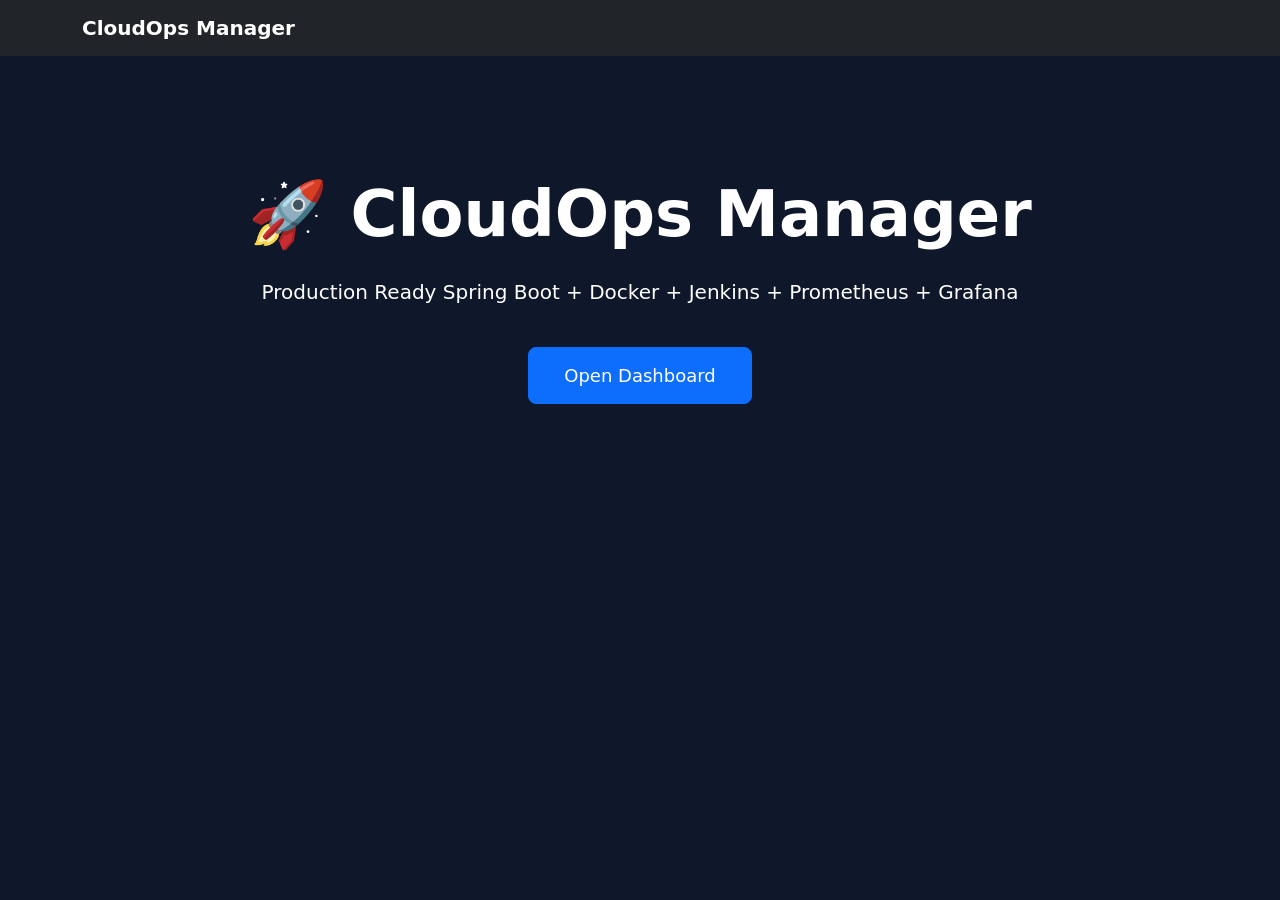
<file: app/src/main/resources/templates/index.html>
<!DOCTYPE html>
<html lang="en">
<head>
    <meta charset="UTF-8">
    <meta name="viewport" content="width=device-width, initial-scale=1.0">
    <title>CloudOps Manager</title>

    <!-- Bootstrap -->
    <link href="https://cdn.jsdelivr.net/npm/bootstrap@5.3.3/dist/css/bootstrap.min.css" rel="stylesheet">

    <style>

        body{
            background:#0f172a;
            color:white;
        }

        .hero{
            margin-top:120px;
        }

        .btn-custom{
            padding:14px 35px;
            font-size:18px;
        }

    </style>

</head>

<body>

<nav class="navbar navbar-expand-lg navbar-dark bg-dark">

<div class="container">

<a class="navbar-brand fw-bold" href="#">

CloudOps Manager

</a>

</div>

</nav>

<div class="container hero text-center">

<h1 class="display-3 fw-bold">

🚀 CloudOps Manager

</h1>

<p class="lead mt-4">

Production Ready Spring Boot + Docker + Jenkins + Prometheus + Grafana

</p>

<a href="/dashboard" class="btn btn-primary btn-lg btn-custom mt-4">

Open Dashboard

</a>

</div>

</body>

</html>
</file>
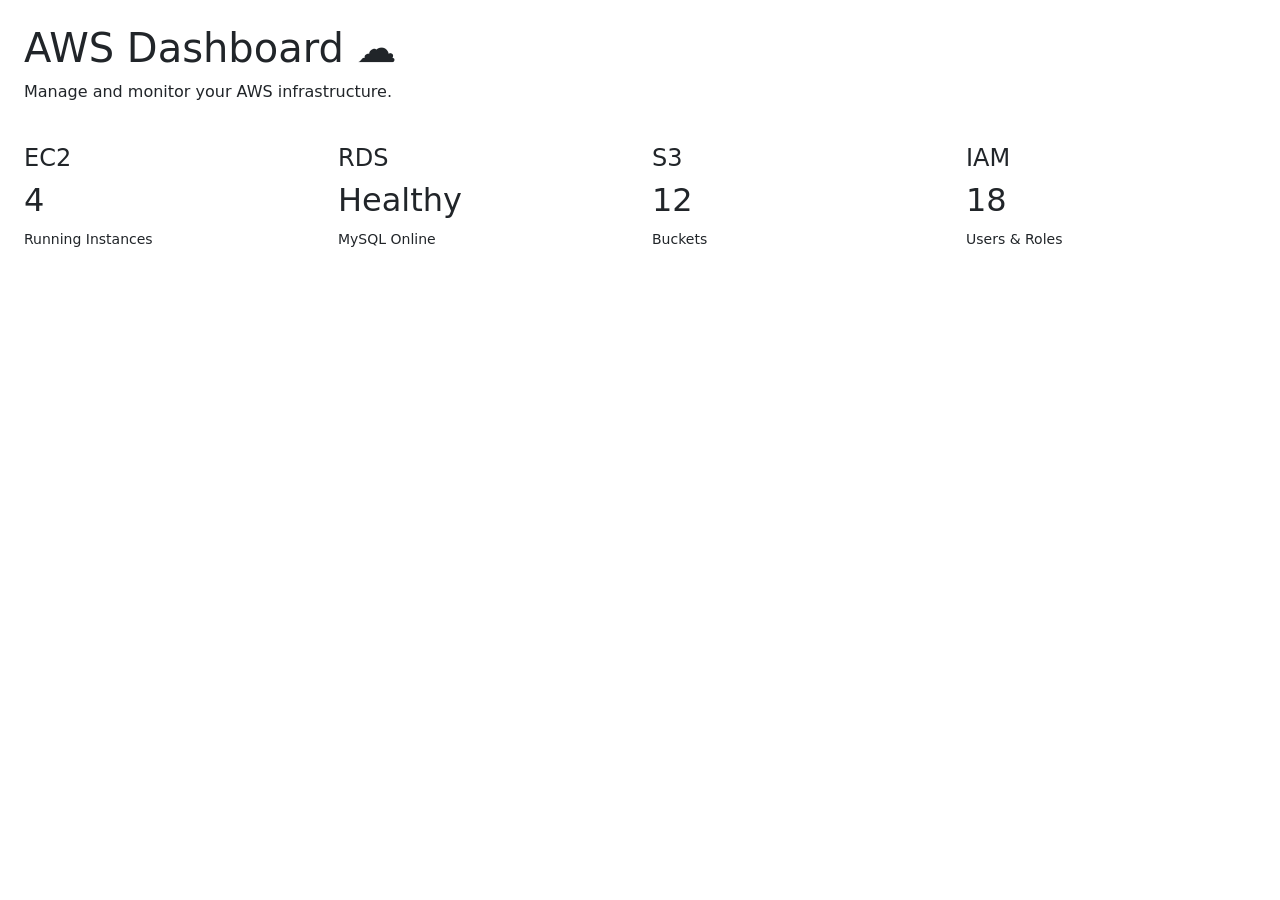
<file: app/src/main/resources/templates/aws/index.html>
<!DOCTYPE html>
<html xmlns:th="http://www.thymeleaf.org">

<head>

    <title>AWS Dashboard</title>

    <link href="https://cdn.jsdelivr.net/npm/bootstrap@5.3.3/dist/css/bootstrap.min.css" rel="stylesheet">

    <link href="https://cdn.jsdelivr.net/npm/bootstrap-icons@1.11.3/font/bootstrap-icons.min.css" rel="stylesheet">

    <link rel="stylesheet" th:href="@{/css/style.css}">

</head>

<body>

<div class="wrapper">

    <div th:replace="~{fragments/sidebar}"></div>

    <div class="main-content">

        <div th:replace="~{fragments/navbar}"></div>

        <div class="container-fluid p-4">

            <h1>AWS Dashboard ☁️</h1>

            <p>Manage and monitor your AWS infrastructure.</p>

            <div class="row g-4 mt-3">

                <div class="col-md-3">
                    <div class="status-card">
                        <h4>EC2</h4>
                        <h2>4</h2>
                        <small>Running Instances</small>
                    </div>
                </div>

                <div class="col-md-3">
                    <div class="status-card">
                        <h4>RDS</h4>
                        <h2>Healthy</h2>
                        <small>MySQL Online</small>
                    </div>
                </div>

                <div class="col-md-3">
                    <div class="status-card">
                        <h4>S3</h4>
                        <h2>12</h2>
                        <small>Buckets</small>
                    </div>
                </div>

                <div class="col-md-3">
                    <div class="status-card">
                        <h4>IAM</h4>
                        <h2>18</h2>
                        <small>Users & Roles</small>
                    </div>
                </div>

            </div>

        </div>

    </div>

</div>

</body>

</html>
</file>
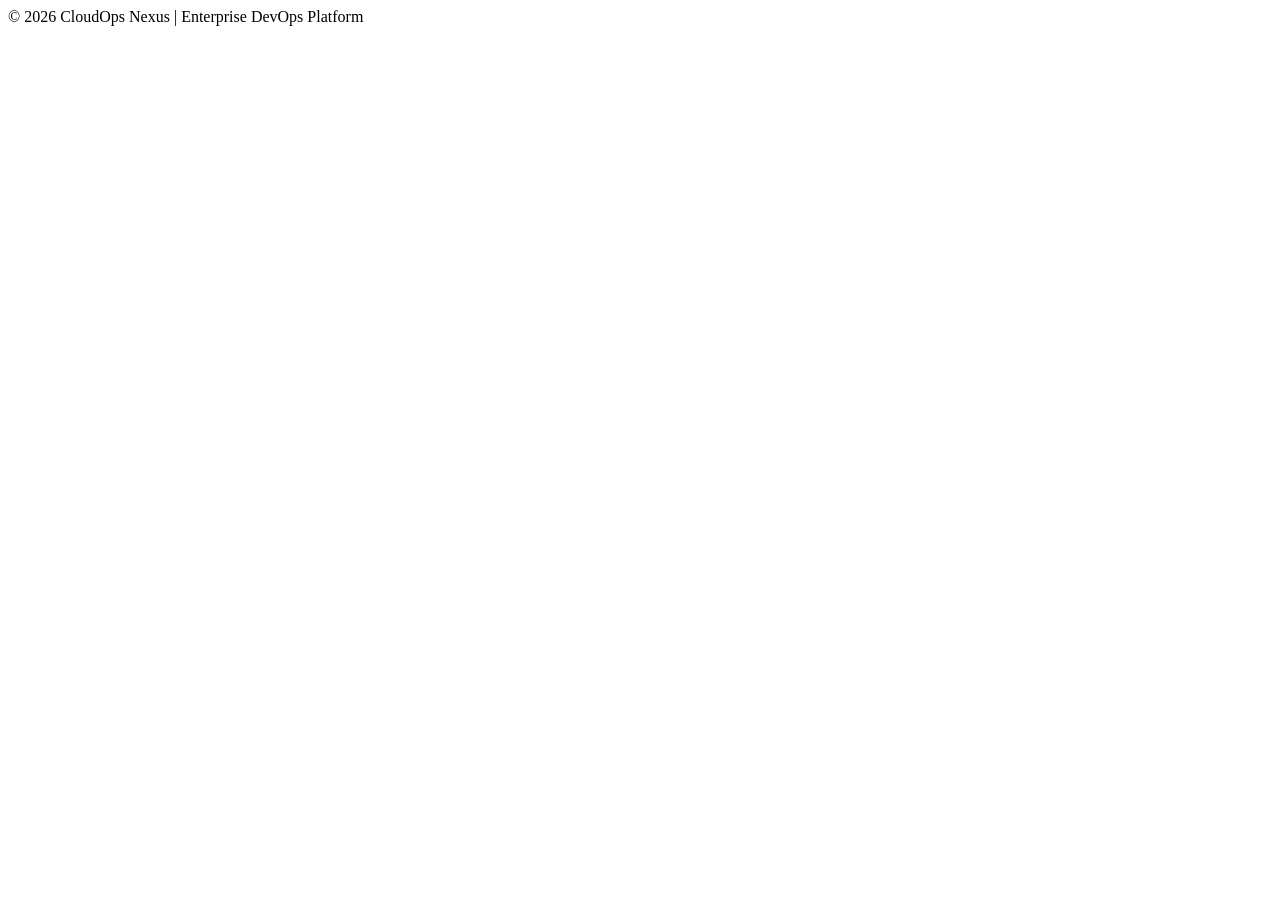
<file: app/src/main/resources/templates/fragments/footer.html>
<!DOCTYPE html>
<html xmlns:th="http://www.thymeleaf.org">

<footer class="border-top border-secondary text-center py-3"
        th:fragment="footer">

    © 2026 CloudOps Nexus

    <span class="text-secondary">

        | Enterprise DevOps Platform

    </span>

</footer>

</html>
</file>
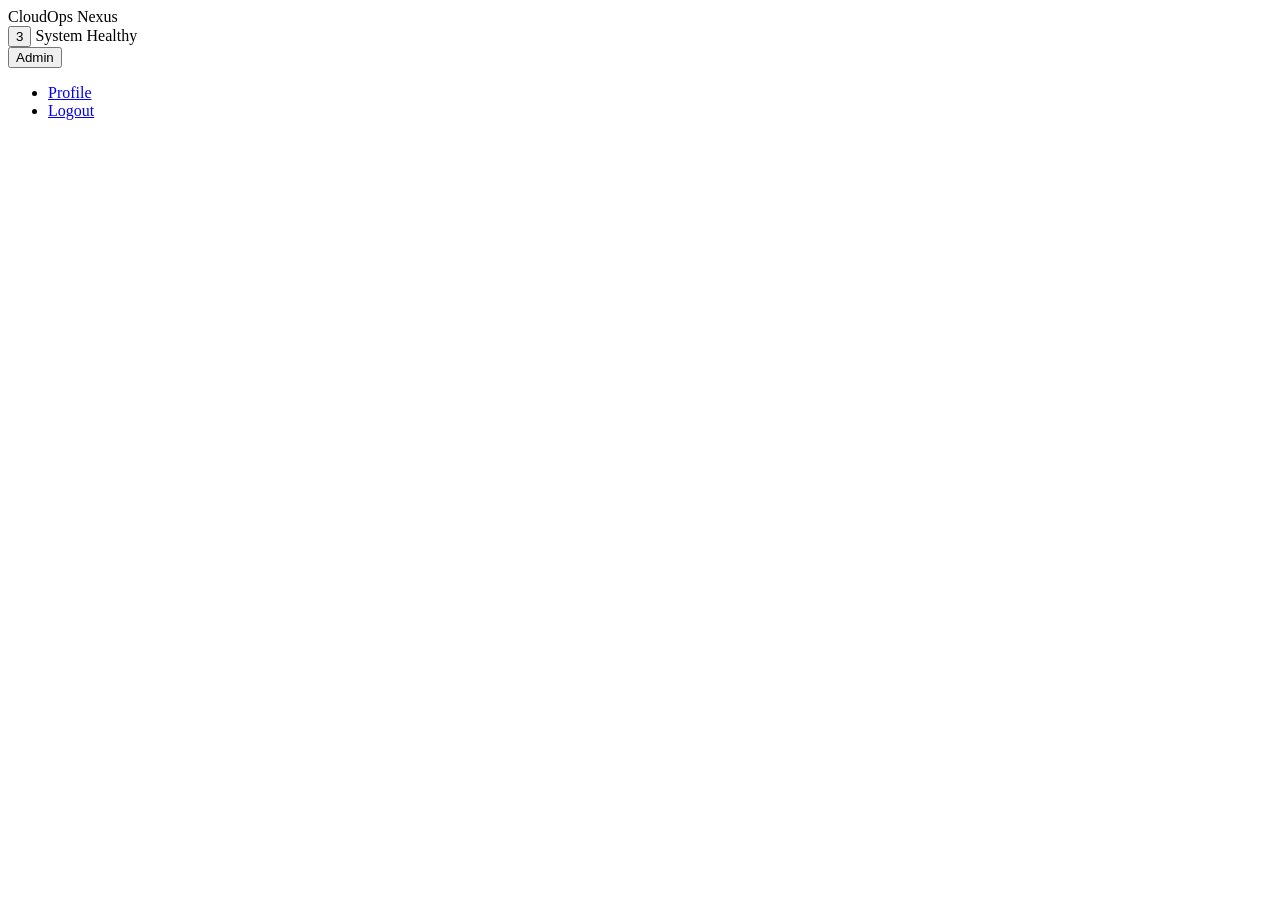
<file: app/src/main/resources/templates/fragments/navbar.html>
<!DOCTYPE html>
<html xmlns:th="http://www.thymeleaf.org">

<nav class="navbar navbar-expand-lg navbar-dark bg-black border-bottom border-secondary px-4"
     th:fragment="navbar">

    <div class="container-fluid">

        <span class="navbar-brand fw-bold">
            <i class="bi bi-cloud-fill text-info"></i>
            CloudOps Nexus
        </span>

        <div class="d-flex align-items-center gap-3">

            <button class="btn btn-outline-light position-relative">

                <i class="bi bi-bell"></i>

                <span
                        class="position-absolute top-0 start-100 translate-middle badge rounded-pill bg-danger">

                    3

                </span>

            </button>

            <span class="badge bg-success">
                System Healthy
            </span>

            <div class="dropdown">

                <button class="btn btn-dark dropdown-toggle"
                        data-bs-toggle="dropdown">

                    <i class="bi bi-person-circle"></i>

                    Admin

                </button>

                <ul class="dropdown-menu dropdown-menu-end">

                    <li>
                        <a class="dropdown-item" href="#">
                            Profile
                        </a>
                    </li>

                    <li>
                        <a class="dropdown-item" href="#">
                            Logout
                        </a>
                    </li>

                </ul>

            </div>

        </div>

    </div>

</nav>

</html>
</file>
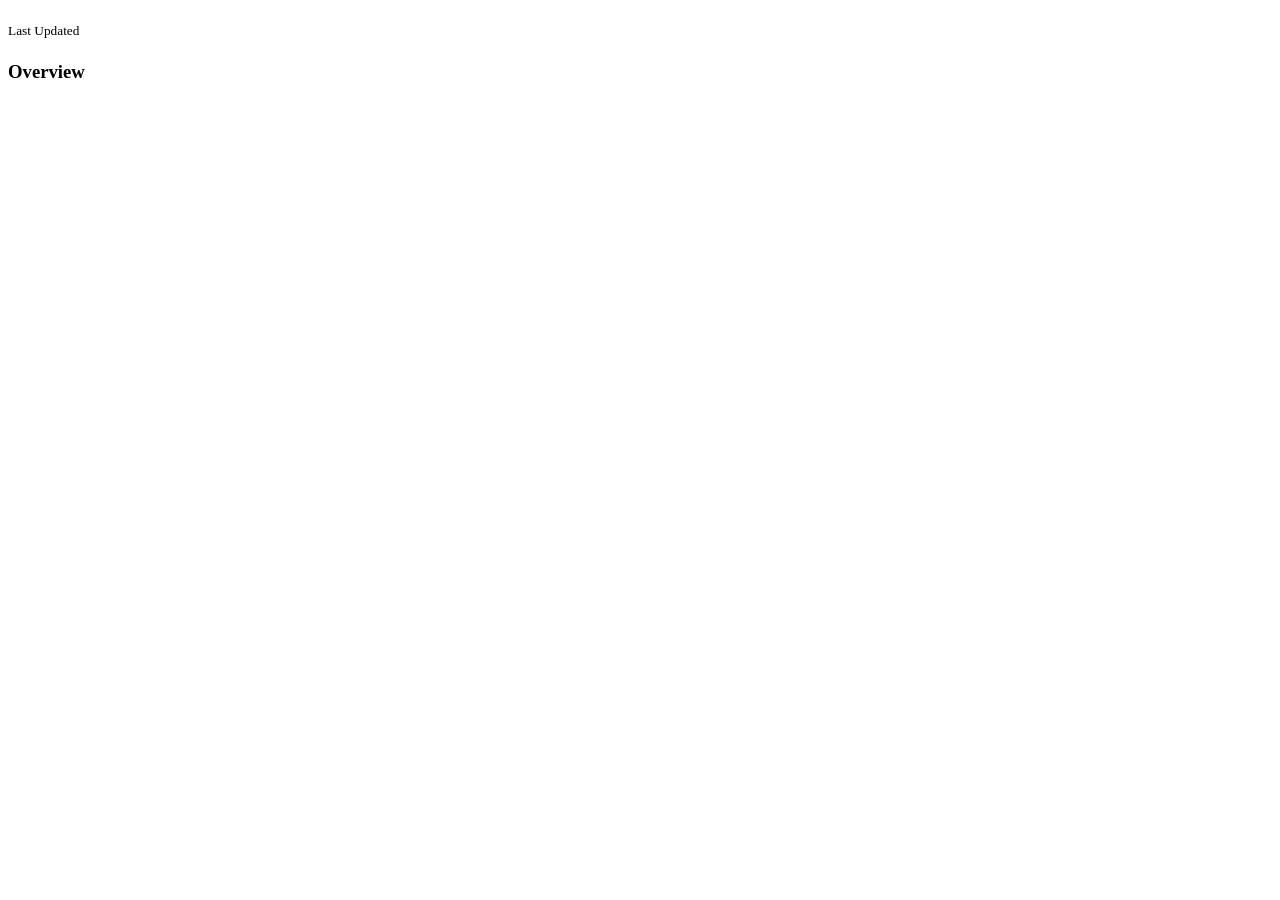
<file: app/src/main/resources/templates/fragments/page-template.html>
<!DOCTYPE html>
<html xmlns:th="http://www.thymeleaf.org">

<body>

<div class="container-fluid p-4">

    <div class="hero-card">

        <div class="row align-items-center">

            <div class="col-lg-8">

                <h1 th:text="${title}"></h1>

                <p th:text="${description}"></p>

            </div>

            <div class="col-lg-4 text-end">

                <small>Last Updated</small>

                <h4 th:text="${currentTime}"></h4>

            </div>

        </div>

    </div>

    <div class="row mt-4">

        <div class="col-lg-12">

            <div class="table-card">

                <h3>Overview</h3>

                <p th:text="${content}"></p>

            </div>

        </div>

    </div>

</div>

</body>

</html>
</file>
